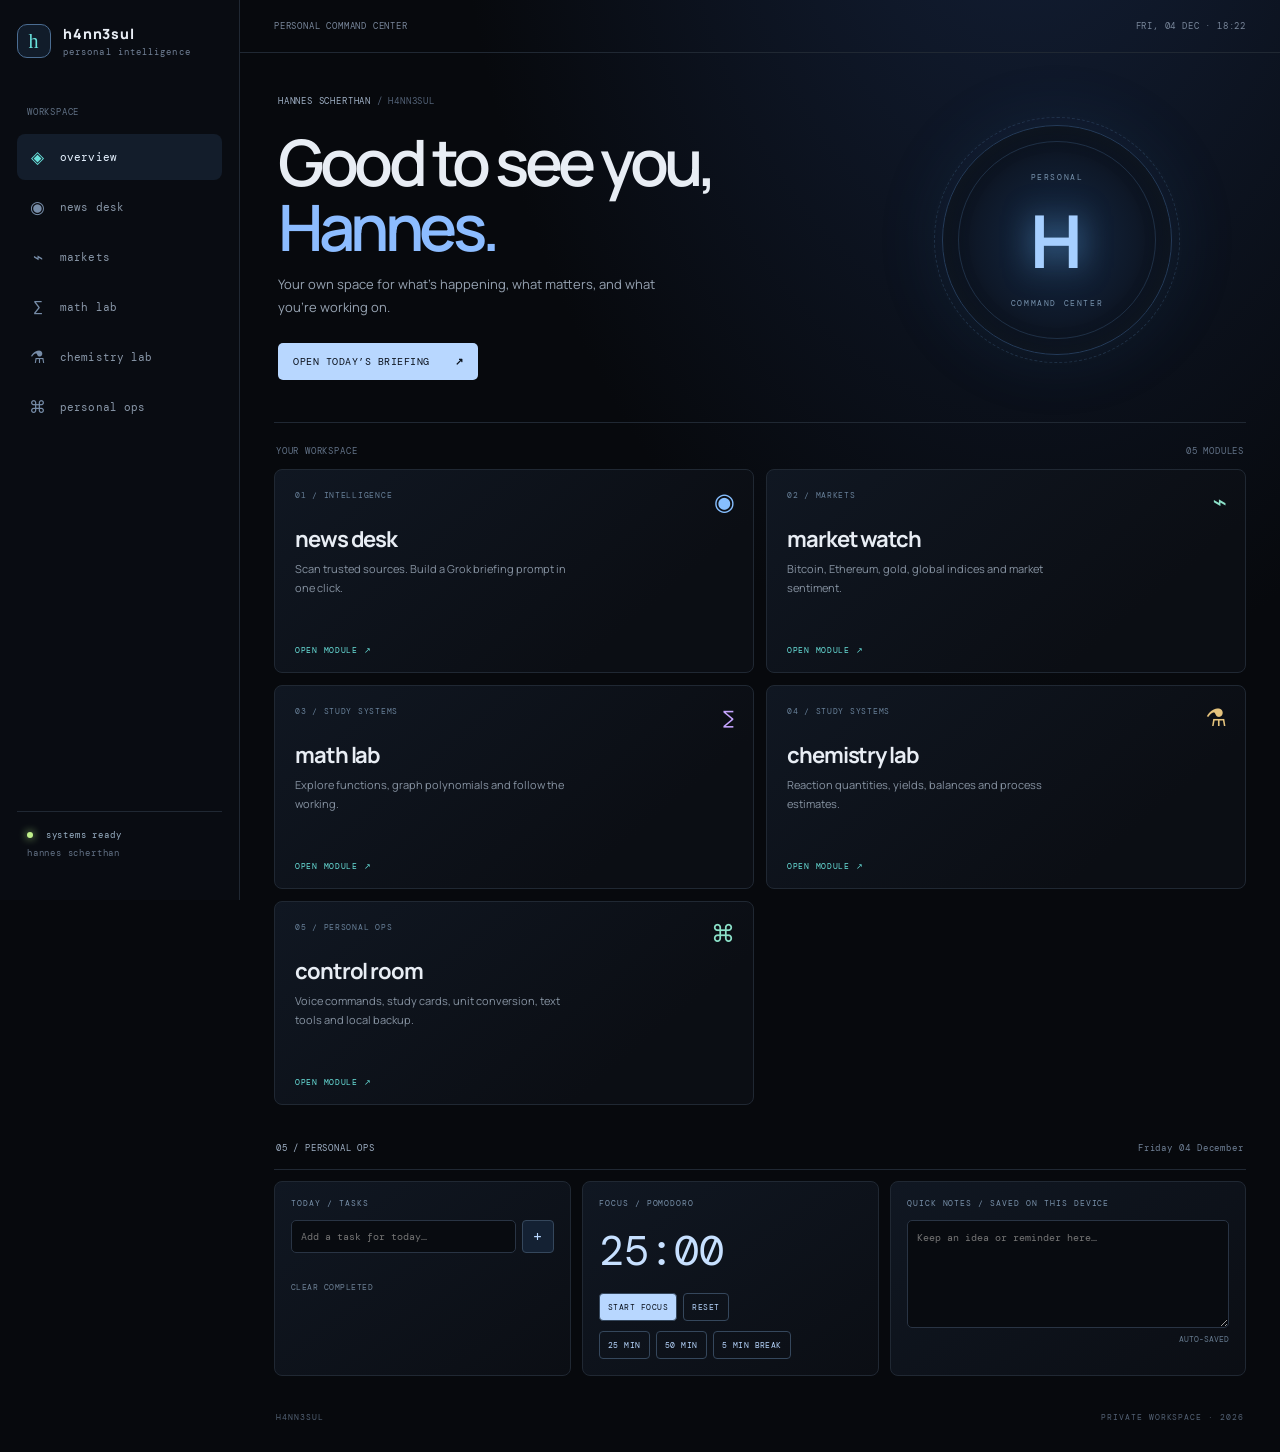
<file: index.html>
<!doctype html><html lang="en"><head><meta charset="utf-8"><meta name="viewport" content="width=device-width,initial-scale=1"><meta name="theme-color" content="#07090d"><title>h4nn3sul | command center</title><link rel="stylesheet" href="style.css"><style>.personal-tools{margin:22px 0 12px}.personal-head{display:flex;justify-content:space-between;border-bottom:1px solid #202833;padding:15px 2px;color:#708197;font:9px "DM Mono",monospace;letter-spacing:.1em}.ops-grid{display:grid;grid-template-columns:1fr 1fr 1.2fr;gap:11px;margin-top:11px}.ops-card{min-height:190px;padding:16px;background:linear-gradient(145deg,#101722,#0b0e14);border:1px solid #202833;border-radius:8px}.ops-label{font:8px "DM Mono",monospace;letter-spacing:.12em;color:#7890a9}#taskForm{display:flex;margin-top:12px;gap:6px}#taskInput,#quickNotes{width:100%;background:#080b10;border:1px solid #293444;border-radius:5px;color:#e8edf4;padding:9px;font:10px "DM Mono",monospace}#taskList{padding:0;list-style:none;margin:10px 0;max-height:110px;overflow:auto}#taskList li{display:flex;gap:7px;align-items:center;padding:5px 0;color:#b9c5d3;font-size:10px}#taskList li.done span{text-decoration:line-through;color:#647387}.ops-add,.ops-primary,.ops-secondary,.timer-presets button,.ops-link{font:8px "DM Mono",monospace;letter-spacing:.06em;border:1px solid #35475c;background:#142133;color:#b8d7ff;border-radius:4px;padding:8px;cursor:pointer}.ops-add{font-size:15px;padding:2px 10px}.ops-link{border:0;background:none;color:#6d8095;padding:4px 0}.timer{font:42px "DM Mono",monospace;color:#c7e0ff;margin:15px 0}.timer-controls,.timer-presets{display:flex;gap:6px}.ops-primary{background:#b8d7ff;color:#0a111c}.ops-secondary,.timer-presets button{background:transparent}.timer-presets{margin-top:10px}.notes-card{position:relative}#quickNotes{display:block;margin-top:12px;height:108px;resize:vertical;line-height:1.5}.save-status{display:block;text-align:right;color:#65798e;font:8px "DM Mono",monospace;margin-top:6px}@media(max-width:700px){.ops-grid{grid-template-columns:1fr}.ops-card{min-height:unset}}</style></head><body><div class="shell"><aside class="side"><a class="brand" href="index.html"><span class="sigil">h</span><span>h4nn3sul<small>personal intelligence</small></span></a><div class="navlabel">workspace</div><a class="nav active" href="index.html"><i>◈</i> overview</a><a class="nav" href="news.html"><i>◉</i> news desk</a><a class="nav" href="markets.html"><i>⌁</i> markets</a><a class="nav" href="math.html"><i>∑</i> math lab</a><a class="nav" href="chemistry.html"><i>⚗</i> chemistry lab</a><a class="nav" href="ops.html"><i>⌘</i> personal ops</a><div class="sidefoot"><span class="pulse"></span> systems ready<br><small>hannes scherthan</small></div></aside><main class="main"><header class="top"><span>personal command center</span><span id="clock">local time</span></header><div class="content"><section class="welcome"><div><div class="kicker">HANNES SCHERTHAN <span> / H4NN3SUL</span></div><h1>Good to see you,<br><em>Hannes.</em></h1><p>Your own space for what’s happening, what matters, and what you’re working on.</p><a class="button" href="news.html">open today’s briefing <b>↗</b></a></div><div class="orb"><div class="orb-in"><span>PERSONAL</span><strong>H</strong><span>COMMAND CENTER</span></div></div></section><div class="sectionbar"><span>YOUR WORKSPACE</span><span>05 MODULES</span></div><section class="modulegrid"><a class="module newsmod" href="news.html"><div class="module-icon">◉</div><div class="modtag">01 / INTELLIGENCE</div><h2>news desk</h2><p>Scan trusted sources. Build a Grok briefing prompt in one click.</p><span class="launch">OPEN MODULE ↗</span></a><a class="module marketmod" href="markets.html"><div class="module-icon">⌁</div><div class="modtag">02 / MARKETS</div><h2>market watch</h2><p>Bitcoin, Ethereum, gold, global indices and market sentiment.</p><span class="launch">OPEN MODULE ↗</span></a><a class="module mathmod" href="math.html"><div class="module-icon">∑</div><div class="modtag">03 / STUDY SYSTEMS</div><h2>math lab</h2><p>Explore functions, graph polynomials and follow the working.</p><span class="launch">OPEN MODULE ↗</span></a><a class="module chemmod" href="chemistry.html"><div class="module-icon">⚗</div><div class="modtag">04 / STUDY SYSTEMS</div><h2>chemistry lab</h2><p>Reaction quantities, yields, balances and process estimates.</p><span class="launch">OPEN MODULE ↗</span><a class="module opsmod" href="ops.html"><div class="module-icon">⌘</div><div class="modtag">05 / PERSONAL OPS</div><h2>control room</h2><p>Voice commands, study cards, unit conversion, text tools and local backup.</p><span class="launch">OPEN MODULE ↗</span></a></section><div class="personal-tools"><div class="personal-head"><span class="kicker">05 / PERSONAL OPS</span><span id="todayDate"></span></div><div class="ops-grid"><section class="ops-card"><div class="ops-label">TODAY / TASKS</div><form id="taskForm"><input id="taskInput" maxlength="100" placeholder="Add a task for today…" autocomplete="off"><button class="ops-add" aria-label="Add task">+</button></form><ul id="taskList"></ul><button id="clearDone" class="ops-link">CLEAR COMPLETED</button></section><section class="ops-card"><div class="ops-label">FOCUS / POMODORO</div><div class="timer" id="timer">25:00</div><div class="timer-controls"><button id="timerToggle" class="ops-primary">START FOCUS</button><button id="timerReset" class="ops-secondary">RESET</button></div><div class="timer-presets"><button data-min="25">25 MIN</button><button data-min="50">50 MIN</button><button data-min="5">5 MIN BREAK</button></div></section><section class="ops-card notes-card"><div class="ops-label">QUICK NOTES / SAVED ON THIS DEVICE</div><textarea id="quickNotes" placeholder="Keep an idea or reminder here…" maxlength="2000"></textarea><span id="noteSaved" class="save-status">AUTO-SAVED</span></section></div></div><footer>H4NN3SUL <span>PRIVATE WORKSPACE · 2026</span></footer></div></main></div><script>const d=new Date();document.getElementById('clock').textContent=d.toLocaleDateString('en-GB',{weekday:'short',day:'2-digit',month:'short'})+' · '+d.toLocaleTimeString('en-GB',{hour:'2-digit',minute:'2-digit'});const taskKey='h4nn3sul.tasks.v1',noteKey='h4nn3sul.notes.v1';document.querySelector('#todayDate').textContent=new Date().toLocaleDateString('en-GB',{weekday:'long',day:'2-digit',month:'long'});let tasks=JSON.parse(localStorage.getItem(taskKey)||'[]');function renderTasks(){let list=document.querySelector('#taskList');list.innerHTML='';tasks.forEach((t,i)=>{let li=document.createElement('li'),cb=document.createElement('input'),sp=document.createElement('span');cb.type='checkbox';cb.checked=t.done;cb.onchange=()=>{tasks[i].done=cb.checked;localStorage.setItem(taskKey,JSON.stringify(tasks));renderTasks()};sp.textContent=t.text;if(t.done)li.className='done';li.append(cb,sp);list.append(li)})}renderTasks();document.querySelector('#taskForm').onsubmit=e=>{e.preventDefault();let input=document.querySelector('#taskInput'),v=input.value.trim();if(v){tasks.push({text:v,done:false});localStorage.setItem(taskKey,JSON.stringify(tasks));input.value='';renderTasks()}};document.querySelector('#clearDone').onclick=()=>{tasks=tasks.filter(t=>!t.done);localStorage.setItem(taskKey,JSON.stringify(tasks));renderTasks()};let notes=document.querySelector('#quickNotes');notes.value=localStorage.getItem(noteKey)||'';notes.oninput=()=>{localStorage.setItem(noteKey,notes.value);document.querySelector('#noteSaved').textContent='SAVED '+new Date().toLocaleTimeString('en-GB',{hour:'2-digit',minute:'2-digit'})};let seconds=1500,timerId=null;function showTimer(){document.querySelector('#timer').textContent=String(Math.floor(seconds/60)).padStart(2,'0')+':'+String(seconds%60).padStart(2,'0')}document.querySelector('#timerToggle').onclick=()=>{if(timerId){clearInterval(timerId);timerId=null;document.querySelector('#timerToggle').textContent='RESUME FOCUS'}else{document.querySelector('#timerToggle').textContent='PAUSE';timerId=setInterval(()=>{seconds--;showTimer();if(seconds<=0){clearInterval(timerId);timerId=null;document.querySelector('#timerToggle').textContent='START AGAIN';document.querySelector('#timer').textContent='DONE';try{new AudioContext().resume()}catch{} }},1000)}};document.querySelector('#timerReset').onclick=()=>{clearInterval(timerId);timerId=null;seconds=1500;showTimer();document.querySelector('#timerToggle').textContent='START FOCUS'};document.querySelectorAll('[data-min]').forEach(b=>b.onclick=()=>{clearInterval(timerId);timerId=null;seconds=Number(b.dataset.min)*60;showTimer();document.querySelector('#timerToggle').textContent='START FOCUS'});</script></body></html>
</file>
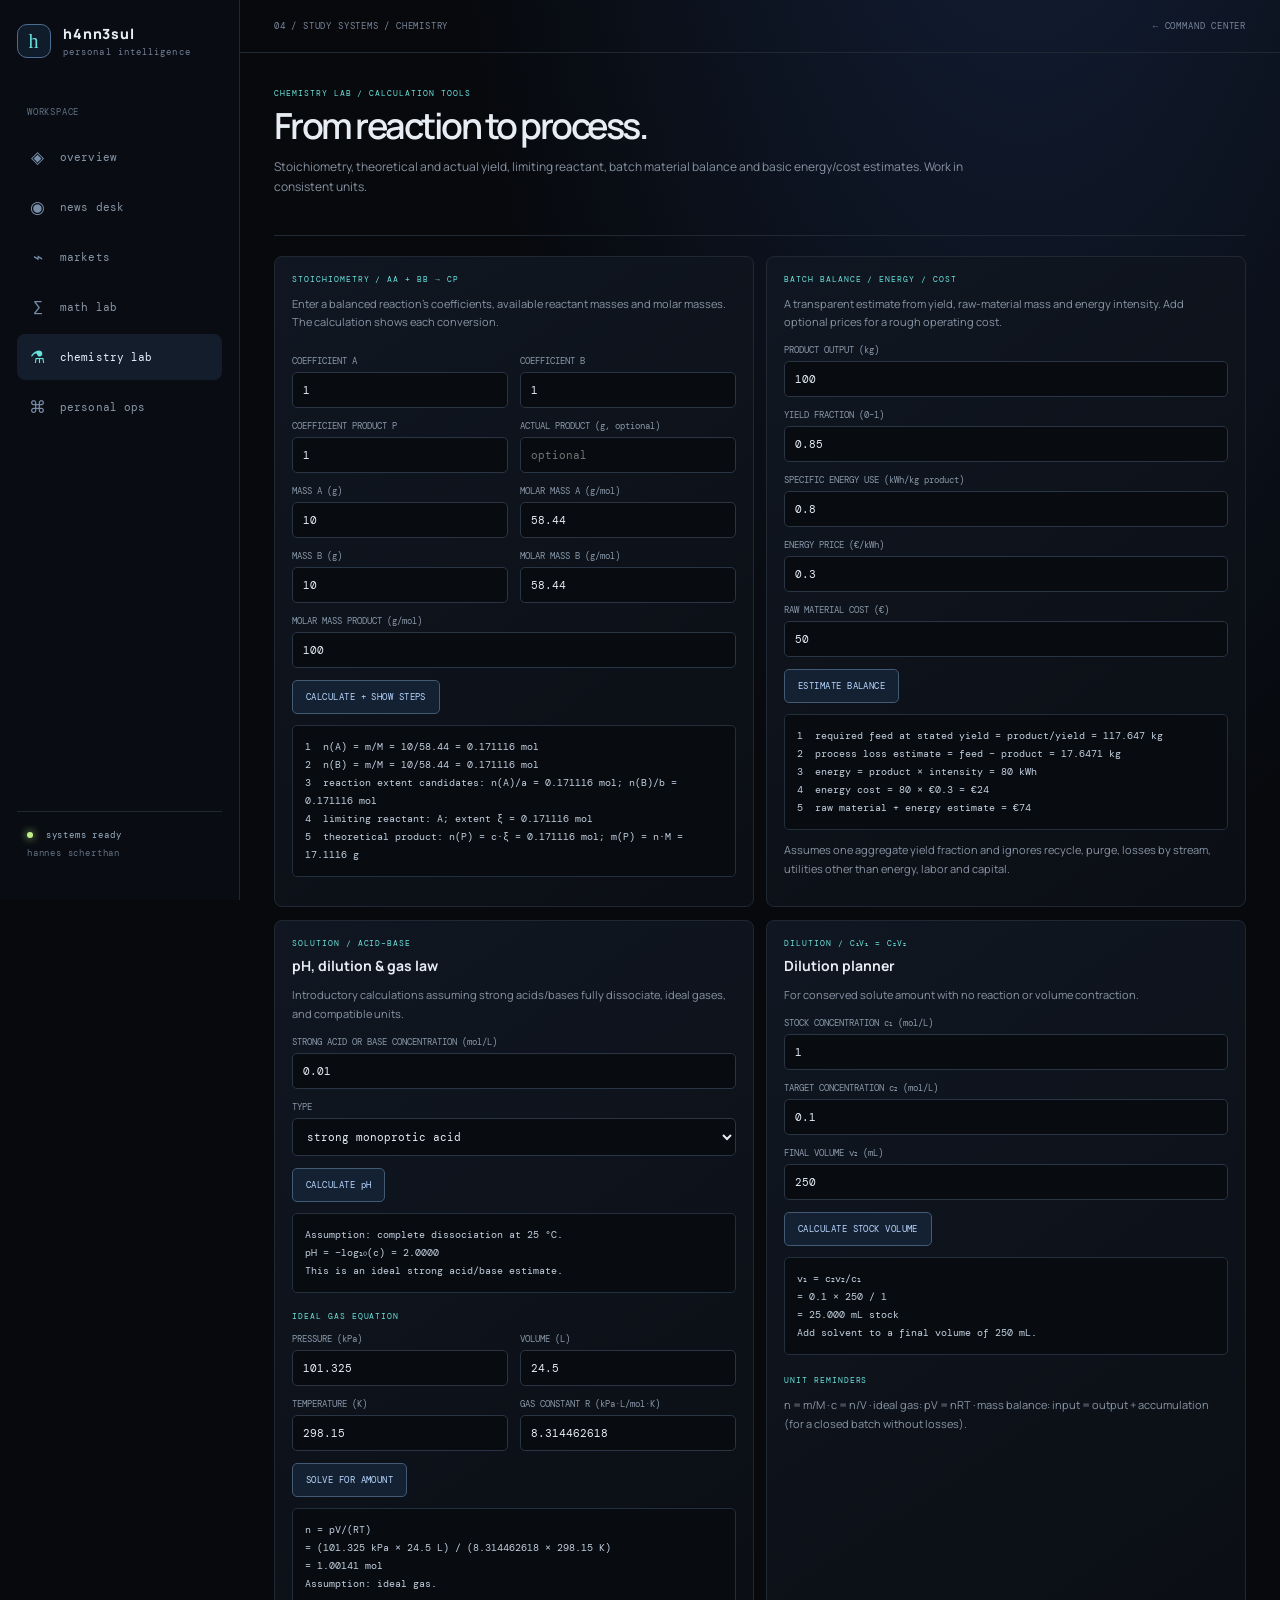
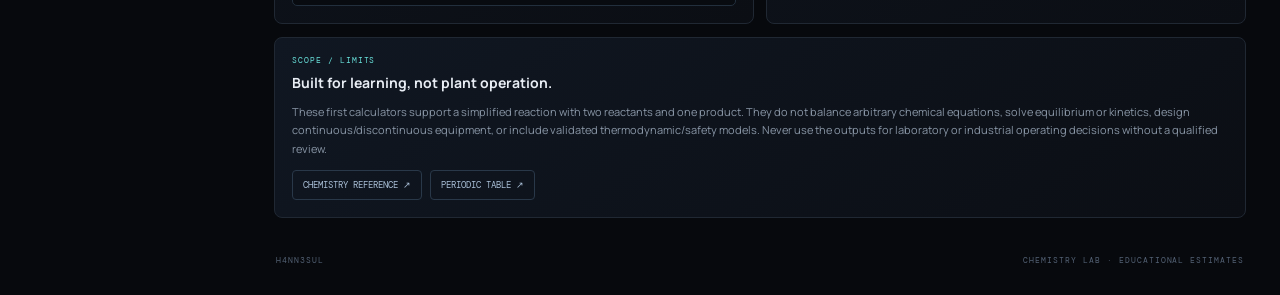
<file: chemistry.html>
<!doctype html><html lang="en"><head><meta charset="utf-8"><meta name="viewport" content="width=device-width,initial-scale=1"><title>chemistry lab | h4nn3sul</title><link rel="stylesheet" href="style.css"></head><body><div class="shell"><aside class="side"><a class="brand" href="index.html"><span class="sigil">h</span><span>h4nn3sul<small>personal intelligence</small></span></a><div class="navlabel">workspace</div><a class="nav" href="index.html"><i>◈</i> overview</a><a class="nav" href="news.html"><i>◉</i> news desk</a><a class="nav" href="markets.html"><i>⌁</i> markets</a><a class="nav" href="math.html"><i>∑</i> math lab</a><a class="nav active" href="chemistry.html"><i>⚗</i> chemistry lab</a><a class="nav" href="ops.html"><i>⌘</i> personal ops</a><div class="sidefoot"><span class="pulse"></span> systems ready<br><small>hannes scherthan</small></div></aside><main class="main"><header class="top"><span>04 / study systems / chemistry</span><a href="index.html">← command center</a></header><div class="content"><div class="pagehead"><div class="tag">CHEMISTRY LAB / CALCULATION TOOLS</div><h1>From reaction to process.</h1><p>Stoichiometry, theoretical and actual yield, limiting reactant, batch material balance and basic energy/cost estimates. Work in consistent units.</p></div><div class="row"><div class="panel"><div class="tag">STOICHIOMETRY / aA + bB → cP</div><p>Enter a balanced reaction’s coefficients, available reactant masses and molar masses. The calculation shows each conversion.</p><div class="row"><div><label class="label">COEFFICIENT A</label><input class="input" id="a" type="number" value="1" step="any"></div><div><label class="label">COEFFICIENT B</label><input class="input" id="b" type="number" value="1" step="any"></div></div><div class="row"><div><label class="label">COEFFICIENT PRODUCT P</label><input class="input" id="c" type="number" value="1" step="any"></div><div><label class="label">ACTUAL PRODUCT (g, optional)</label><input class="input" id="actual" type="number" placeholder="optional" step="any"></div></div><div class="row"><div><label class="label">MASS A (g)</label><input class="input" id="ma" type="number" value="10" step="any"></div><div><label class="label">MOLAR MASS A (g/mol)</label><input class="input" id="mma" type="number" value="58.44" step="any"></div></div><div class="row"><div><label class="label">MASS B (g)</label><input class="input" id="mb" type="number" value="10" step="any"></div><div><label class="label">MOLAR MASS B (g/mol)</label><input class="input" id="mmb" type="number" value="58.44" step="any"></div></div><label class="label">MOLAR MASS PRODUCT (g/mol)</label><input class="input" id="mmp" type="number" value="100" step="any"><br><button class="btn" id="stoich" style="margin-top:12px">CALCULATE + SHOW STEPS</button><div class="output" id="sto"></div></div><div class="panel"><div class="tag">BATCH BALANCE / ENERGY / COST</div><p>A transparent estimate from yield, raw-material mass and energy intensity. Add optional prices for a rough operating cost.</p><label class="label">PRODUCT OUTPUT (kg)</label><input class="input" id="prod" type="number" value="100" step="any"><label class="label">YIELD FRACTION (0–1)</label><input class="input" id="yield" type="number" value="0.85" step="any"><label class="label">SPECIFIC ENERGY USE (kWh/kg product)</label><input class="input" id="energy" type="number" value="0.8" step="any"><label class="label">ENERGY PRICE (€/kWh)</label><input class="input" id="ep" type="number" value="0.3" step="any"><label class="label">RAW MATERIAL COST (€)</label><input class="input" id="cost" type="number" value="50" step="any"><br><button class="btn" id="balance" style="margin-top:12px">ESTIMATE BALANCE</button><div class="output" id="bal"></div><p class="smallnote">Assumes one aggregate yield fraction and ignores recycle, purge, losses by stream, utilities other than energy, labor and capital.</p></div></div><div class="row"><div class="panel"><div class="tag">SOLUTION / ACID–BASE</div><h2 style="margin-top:8px">pH, dilution & gas law</h2><p>Introductory calculations assuming strong acids/bases fully dissociate, ideal gases, and compatible units.</p><label class="label">STRONG ACID OR BASE CONCENTRATION (mol/L)</label><input id="conc" class="input" type="number" value="0.01" step="any"><label class="label">TYPE</label><select id="acidType" class="input"><option value="acid">strong monoprotic acid</option><option value="base">strong monobasic base</option></select><button class="btn" id="phgo" style="margin-top:12px">CALCULATE pH</button><div class="output" id="phout"></div><div class="tag" style="margin-top:18px">IDEAL GAS EQUATION</div><div class="row"><div><label class="label">PRESSURE (kPa)</label><input id="pressure" class="input" type="number" value="101.325"></div><div><label class="label">VOLUME (L)</label><input id="volume" class="input" type="number" value="24.5"></div></div><div class="row"><div><label class="label">TEMPERATURE (K)</label><input id="temp" class="input" type="number" value="298.15"></div><div><label class="label">GAS CONSTANT R (kPa·L/mol·K)</label><input id="gasR" class="input" type="number" value="8.314462618"></div></div><button class="btn" id="gasgo" style="margin-top:12px">SOLVE FOR AMOUNT</button><div class="output" id="gasout"></div></div><div class="panel"><div class="tag">DILUTION / c₁v₁ = c₂v₂</div><h2 style="margin-top:8px">Dilution planner</h2><p>For conserved solute amount with no reaction or volume contraction.</p><label class="label">STOCK CONCENTRATION c₁ (mol/L)</label><input id="c1" class="input" type="number" value="1" step="any"><label class="label">TARGET CONCENTRATION c₂ (mol/L)</label><input id="c2" class="input" type="number" value="0.1" step="any"><label class="label">FINAL VOLUME v₂ (mL)</label><input id="v2" class="input" type="number" value="250" step="any"><button class="btn" id="dilute" style="margin-top:12px">CALCULATE STOCK VOLUME</button><div class="output" id="dilout"></div><div class="tag" style="margin-top:20px">UNIT REMINDERS</div><p>n = m/M · c = n/V · ideal gas: pV = nRT · mass balance: input = output + accumulation (for a closed batch without losses).</p></div></div><div class="panel"><div class="tag">SCOPE / LIMITS</div><h2 style="margin-top:8px">Built for learning, not plant operation.</h2><p>These first calculators support a simplified reaction with two reactants and one product. They do not balance arbitrary chemical equations, solve equilibrium or kinetics, design continuous/discontinuous equipment, or include validated thermodynamic/safety models. Never use the outputs for laboratory or industrial operating decisions without a qualified review.</p><div class="chips"><a class="chip" href="https://www.chemie.de/tools/" target="_blank" rel="noreferrer">CHEMISTRY REFERENCE ↗</a><a class="chip" href="https://www.periodensystem-online.de/" target="_blank" rel="noreferrer">PERIODIC TABLE ↗</a></div></div><footer>H4NN3SUL <span>CHEMISTRY LAB · EDUCATIONAL ESTIMATES</span></footer></div></main></div><script>const $=s=>document.querySelector(s),n=id=>Number($('#'+id).value),f=x=>Number(x.toPrecision(6)).toString();$('#stoich').onclick=()=>{let [a,b,c,ma,mma,mb,mmb,mmp]=['a','b','c','ma','mma','mb','mmb','mmp'].map(n);if([a,b,c,ma,mma,mb,mmb,mmp].some(x=>!Number.isFinite(x)||x<=0)){$('#sto').textContent='All coefficients, masses and molar masses must be positive.';return}let na=ma/mma,nb=mb/mmb,xa=na/a,xb=nb/b,extent=Math.min(xa,xb),lim=xa<=xb?'A':'B',np=extent*c,mp=np*mmp,actual=n('actual');$('#sto').textContent='1  n(A) = m/M = '+f(ma)+'/'+f(mma)+' = '+f(na)+' mol\n2  n(B) = m/M = '+f(mb)+'/'+f(mmb)+' = '+f(nb)+' mol\n3  reaction extent candidates: n(A)/a = '+f(xa)+' mol; n(B)/b = '+f(xb)+' mol\n4  limiting reactant: '+lim+'; extent ξ = '+f(extent)+' mol\n5  theoretical product: n(P) = c·ξ = '+f(np)+' mol; m(P) = n·M = '+f(mp)+' g'+(actual>0?'\n6  percent yield = actual/theoretical × 100 = '+f(100*actual/mp)+'%':'')};$('#balance').onclick=()=>{let p=n('prod'),y=n('yield'),e=n('energy'),ep=n('ep'),c=n('cost');if(![p,y,e,ep,c].every(Number.isFinite)||p<0||y<=0||y>1||e<0||ep<0||c<0){$('#bal').textContent='Use nonnegative values and a yield between 0 and 1.';return}let feed=p/y,kwh=p*e;$('#bal').textContent='1  required feed at stated yield = product/yield = '+f(feed)+' kg\n2  process loss estimate = feed − product = '+f(feed-p)+' kg\n3  energy = product × intensity = '+f(kwh)+' kWh\n4  energy cost = '+f(kwh)+' × €'+f(ep)+' = €'+f(kwh*ep)+'\n5  raw material + energy estimate = €'+f(c+kwh*ep)};$('#stoich').click();$('#balance').click();document.querySelector('#phgo').onclick=()=>{let c=Number(document.querySelector('#conc').value),t=document.querySelector('#acidType').value,o=document.querySelector('#phout');if(!(c>0)){o.textContent='Concentration must be above zero.';return}let p=t==='acid'?-Math.log10(c):14+Math.log10(c);o.textContent='Assumption: complete dissociation at 25 °C.\n'+(t==='acid'?'pH = −log₁₀(c) = ':'pOH = −log₁₀(c); pH = 14 − pOH = ')+p.toFixed(4)+'\nThis is an ideal strong acid/base estimate.'};document.querySelector('#gasgo').onclick=()=>{let p=Number(document.querySelector('#pressure').value),v=Number(document.querySelector('#volume').value),t=Number(document.querySelector('#temp').value),r=Number(document.querySelector('#gasR').value),o=document.querySelector('#gasout');if([p,v,t,r].some(x=>!(x>0))){o.textContent='All inputs must be positive.';return}let n=p*v/(r*t);o.textContent='n = pV/(RT)\n= ('+p+' kPa × '+v+' L) / ('+r+' × '+t+' K)\n= '+n.toFixed(5)+' mol\nAssumption: ideal gas.'};document.querySelector('#dilute').onclick=()=>{let c1=Number(document.querySelector('#c1').value),c2=Number(document.querySelector('#c2').value),v=Number(document.querySelector('#v2').value),o=document.querySelector('#dilout');if(!(c1>0&&c2>0&&v>0&&c2<=c1)){o.textContent='Use positive values and c₂ ≤ c₁.';return}let v1=c2*v/c1;o.textContent='v₁ = c₂v₂/c₁\n= '+c2+' × '+v+' / '+c1+'\n= '+v1.toFixed(3)+' mL stock\nAdd solvent to a final volume of '+v+' mL.'};document.querySelector('#phgo').click();document.querySelector('#gasgo').click();document.querySelector('#dilute').click();</script></body></html>
</file>
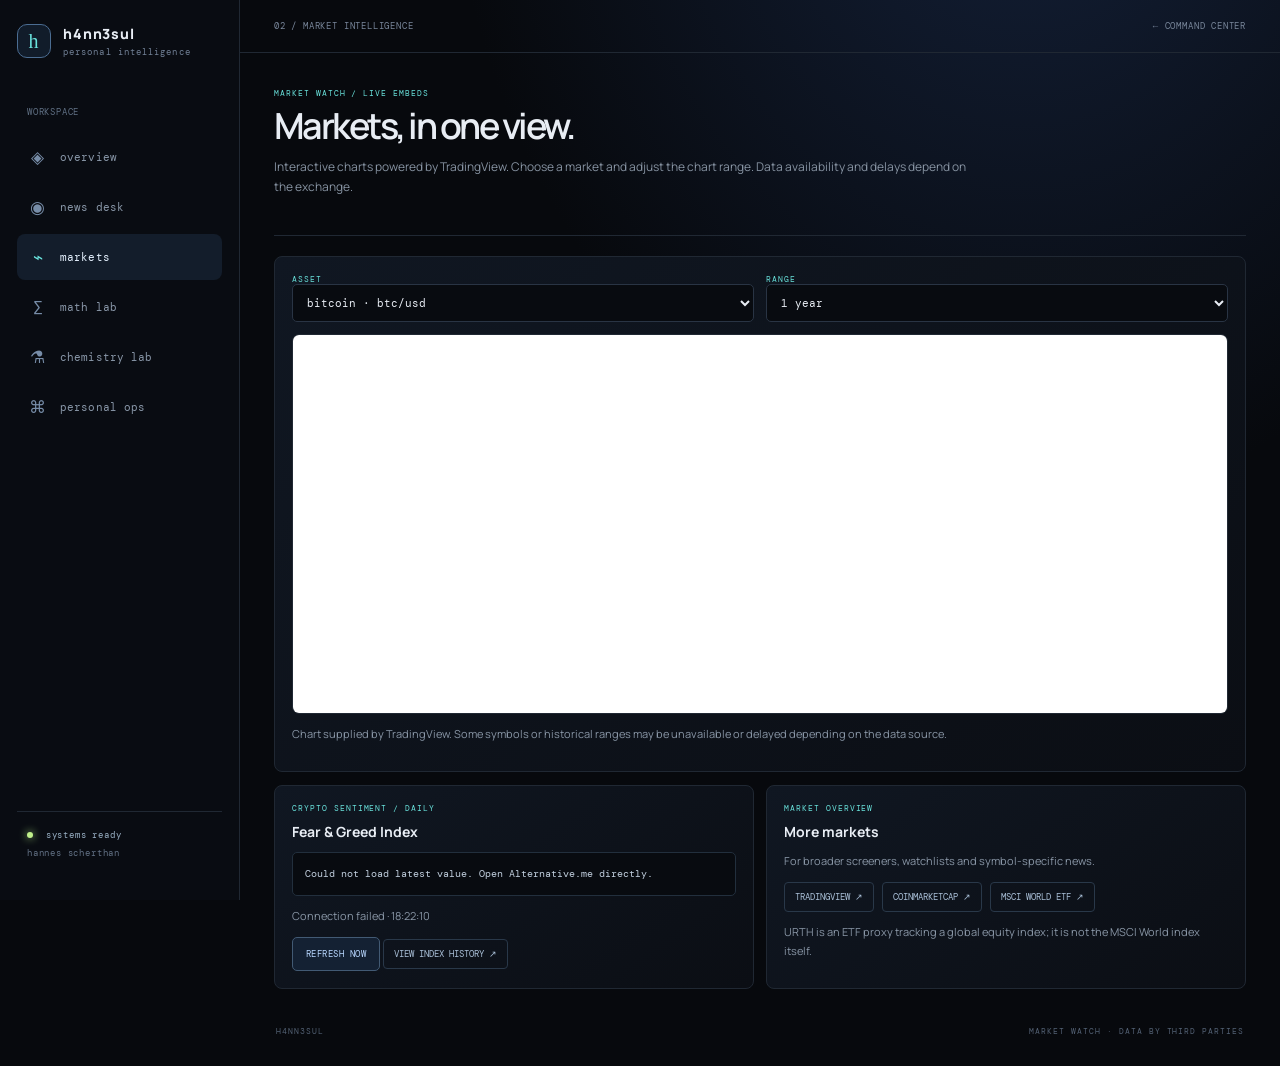
<file: markets.html>
<!doctype html><html lang="en"><head><meta charset="utf-8"><meta name="viewport" content="width=device-width,initial-scale=1"><title>market watch | h4nn3sul</title><link rel="stylesheet" href="style.css"></head><body><div class="shell"><aside class="side"><a class="brand" href="index.html"><span class="sigil">h</span><span>h4nn3sul<small>personal intelligence</small></span></a><div class="navlabel">workspace</div><a class="nav" href="index.html"><i>◈</i> overview</a><a class="nav" href="news.html"><i>◉</i> news desk</a><a class="nav active" href="markets.html"><i>⌁</i> markets</a><a class="nav" href="math.html"><i>∑</i> math lab</a><a class="nav" href="chemistry.html"><i>⚗</i> chemistry lab</a><a class="nav" href="ops.html"><i>⌘</i> personal ops</a><div class="sidefoot"><span class="pulse"></span> systems ready<br><small>hannes scherthan</small></div></aside><main class="main"><header class="top"><span>02 / market intelligence</span><a href="index.html">← command center</a></header><div class="content"><div class="pagehead"><div class="tag">MARKET WATCH / LIVE EMBEDS</div><h1>Markets, in one view.</h1><p>Interactive charts powered by TradingView. Choose a market and adjust the chart range. Data availability and delays depend on the exchange.</p></div><div class="panel"><div class="row"><div><div class="tag">ASSET</div><select id="asset" class="input"><option value="BITSTAMP:BTCUSD">bitcoin · btc/usd</option><option value="BITSTAMP:ETHUSD">ethereum · eth/usd</option><option value="CMCMARKETS:GOLD">gold</option><option value="CRYPTOCAP:TOTAL">total crypto market cap</option><option value="FOREXCOM:SPXUSD">s&amp;p 500</option><option value="FOREXCOM:DJI">dow jones</option><option value="INDEX:DEU40">dax</option><option value="AMEX:URTH">msci world proxy · urth etf</option></select></div><div><div class="tag">RANGE</div><select id="range" class="input"><option value="1D">1 day</option><option value="5D">1 week</option><option value="1M">1 month</option><option value="12M" selected>1 year</option><option value="60M">5 years</option><option value="ALL">maximum available</option></select></div></div><div class="chartbox" style="margin-top:12px"><iframe id="chart" title="TradingView price chart" loading="lazy" allow="fullscreen" referrerpolicy="no-referrer"></iframe></div><p class="smallnote">Chart supplied by TradingView. Some symbols or historical ranges may be unavailable or delayed depending on the data source.</p></div><div class="row"><div class="panel"><div class="tag">CRYPTO SENTIMENT / DAILY</div><h2 style="margin-top:9px">Fear &amp; Greed Index</h2><div id="fear" class="output">Loading sentiment data…</div><p id="fearChecked" class="smallnote">Connecting to Alternative.me…</p><button class="btn" id="refreshFear">REFRESH NOW</button> <a class="chip" href="https://alternative.me/crypto/fear-and-greed-index/" target="_blank" rel="noreferrer">VIEW INDEX HISTORY ↗</a></div><div class="panel"><div class="tag">MARKET OVERVIEW</div><h2 style="margin-top:9px">More markets</h2><p>For broader screeners, watchlists and symbol-specific news.</p><div class="chips"><a class="chip" href="https://www.tradingview.com/markets/" target="_blank" rel="noreferrer">TRADINGVIEW ↗</a><a class="chip" href="https://coinmarketcap.com/" target="_blank" rel="noreferrer">COINMARKETCAP ↗</a><a class="chip" href="https://www.justetf.com/en/etf-profile.html?isin=IE00B6R52259" target="_blank" rel="noreferrer">MSCI WORLD ETF ↗</a></div><p class="smallnote">URTH is an ETF proxy tracking a global equity index; it is not the MSCI World index itself.</p></div></div><footer>H4NN3SUL <span>MARKET WATCH · DATA BY THIRD PARTIES</span></footer></div></main></div><script>const chart=document.querySelector('#chart');function draw(){let s=document.querySelector('#asset').value,r=document.querySelector('#range').value;chart.src='https://www.tradingview.com/widgetembed/?symbol='+encodeURIComponent(s)+'&interval=D&range='+r+'&hidesidetoolbar=1&symboledit=1&saveimage=0&toolbarbg=%23090c12&theme=dark&style=3&timezone=Europe%2FBerlin&withdateranges=1&hideideas=1&locale=en'}document.querySelectorAll('#asset,#range').forEach(x=>x.onchange=draw);draw();async function refreshFear(){let box=document.querySelector('#fear'),stamp=document.querySelector('#fearChecked');box.textContent='Checking latest daily value…';try{let r=await fetch('https://api.alternative.me/fng/?limit=1&_='+Date.now(),{cache:'no-store'});if(!r.ok)throw Error();let j=await r.json(),x=j.data[0],date=new Date(Number(x.timestamp)*1000);box.textContent=x.value+' / 100 · '+x.value_classification+'\nsource data date: '+date.toLocaleString('en-GB');stamp.textContent='Last checked: '+new Date().toLocaleTimeString('en-GB')+' · source: Alternative.me'}catch{box.textContent='Could not load latest value. Open Alternative.me directly.';stamp.textContent='Connection failed · '+new Date().toLocaleTimeString('en-GB')}}document.querySelector('#refreshFear').onclick=refreshFear;refreshFear();setInterval(refreshFear,600000);</script></body></html>
</file>
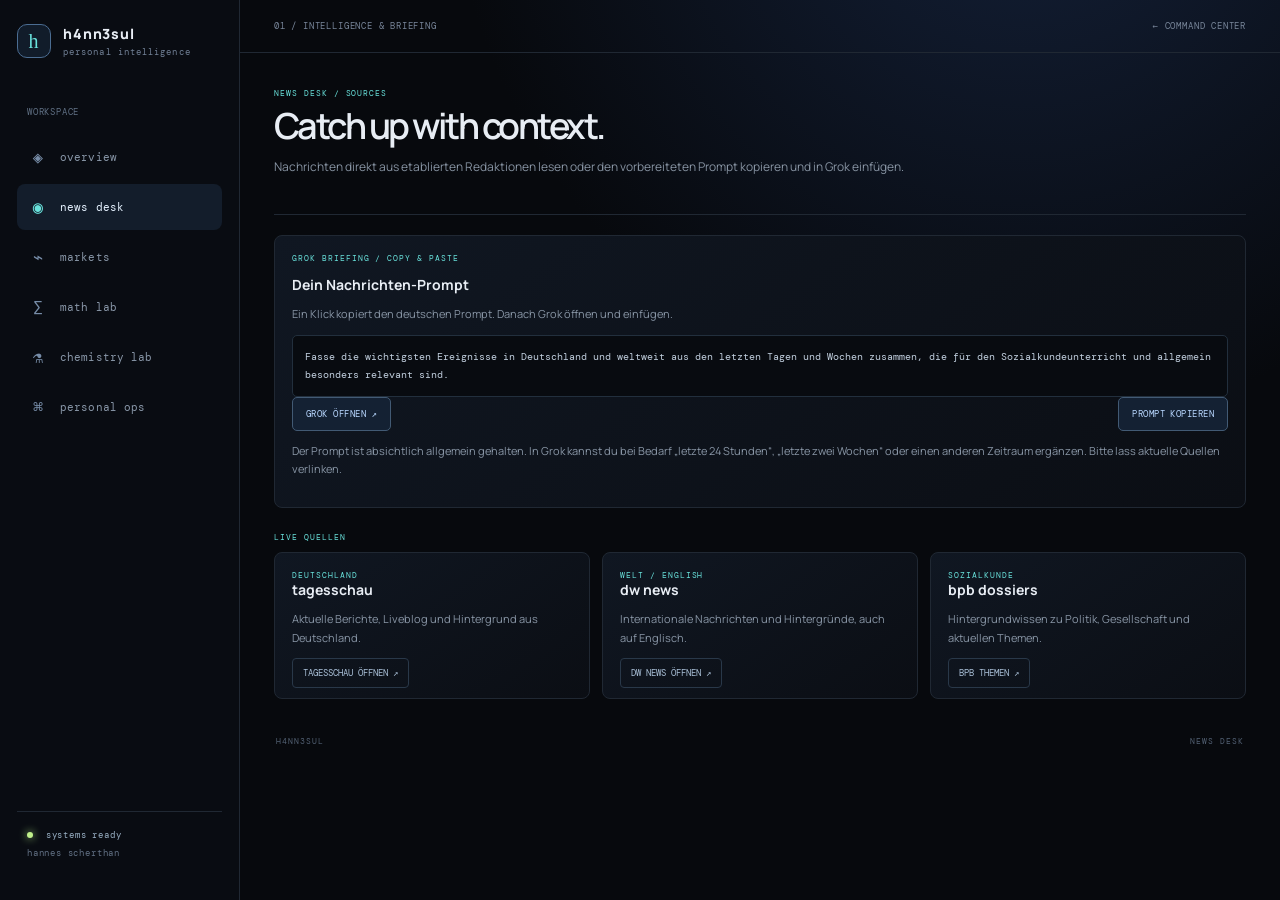
<file: news.html>
<!doctype html><html lang="de"><head><meta charset="utf-8"><meta name="viewport" content="width=device-width,initial-scale=1"><title>news desk | h4nn3sul</title><link rel="stylesheet" href="style.css"></head><body><div class="shell"><aside class="side"><a class="brand" href="index.html"><span class="sigil">h</span><span>h4nn3sul<small>personal intelligence</small></span></a><div class="navlabel">workspace</div><a class="nav" href="index.html"><i>◈</i> overview</a><a class="nav active" href="news.html"><i>◉</i> news desk</a><a class="nav" href="markets.html"><i>⌁</i> markets</a><a class="nav" href="math.html"><i>∑</i> math lab</a><a class="nav" href="chemistry.html"><i>⚗</i> chemistry lab</a><a class="nav" href="ops.html"><i>⌘</i> personal ops</a><div class="sidefoot"><span class="pulse"></span> systems ready<br><small>hannes scherthan</small></div></aside><main class="main"><header class="top"><span>01 / intelligence & briefing</span><a href="index.html">← command center</a></header><div class="content"><div class="pagehead"><div class="tag">NEWS DESK / SOURCES</div><h1>Catch up with context.</h1><p>Nachrichten direkt aus etablierten Redaktionen lesen oder den vorbereiteten Prompt kopieren und in Grok einfügen.</p></div><div class="panel"><div class="tag">GROK BRIEFING / COPY & PASTE</div><h2 style="margin-top:12px">Dein Nachrichten-Prompt</h2><p>Ein Klick kopiert den deutschen Prompt. Danach Grok öffnen und einfügen.</p><div class="output" id="prompt">Fasse die wichtigsten Ereignisse in Deutschland und weltweit aus den letzten Tagen und Wochen zusammen, die für den Sozialkundeunterricht und allgemein besonders relevant sind.</div><button class="btn copy" id="copy">PROMPT KOPIEREN</button><a class="btn" href="https://grok.com/" target="_blank" rel="noreferrer">GROK ÖFFNEN ↗</a><p class="smallnote">Der Prompt ist absichtlich allgemein gehalten. In Grok kannst du bei Bedarf „letzte 24 Stunden“, „letzte zwei Wochen“ oder einen anderen Zeitraum ergänzen. Bitte lass aktuelle Quellen verlinken.</p></div><div class="tag" style="margin:24px 0 10px">LIVE QUELLEN</div><div class="grid3"><article class="panel"><div class="tag">DEUTSCHLAND</div><h3>tagesschau</h3><p>Aktuelle Berichte, Liveblog und Hintergrund aus Deutschland.</p><a class="chip" href="https://www.tagesschau.de/" target="_blank" rel="noreferrer">TAGESSCHAU ÖFFNEN ↗</a></article><article class="panel"><div class="tag">WELT / ENGLISH</div><h3>dw news</h3><p>Internationale Nachrichten und Hintergründe, auch auf Englisch.</p><a class="chip" href="https://www.dw.com/en/top-stories/s-9097" target="_blank" rel="noreferrer">DW NEWS ÖFFNEN ↗</a></article><article class="panel"><div class="tag">SOZIALKUNDE</div><h3>bpb dossiers</h3><p>Hintergrundwissen zu Politik, Gesellschaft und aktuellen Themen.</p><a class="chip" href="https://www.bpb.de/themen/" target="_blank" rel="noreferrer">BPB THEMEN ↗</a></article></div><footer>H4NN3SUL <span>NEWS DESK</span></footer></div></main></div><script>document.querySelector('#copy').onclick=async()=>{let b=document.querySelector('#copy');try{await navigator.clipboard.writeText(document.querySelector('#prompt').textContent);b.textContent='KOPIERT ✓';setTimeout(()=>b.textContent='PROMPT KOPIEREN',1500)}catch{b.textContent='BITTE TEXT MARKIEREN'}}</script></body></html>
</file>
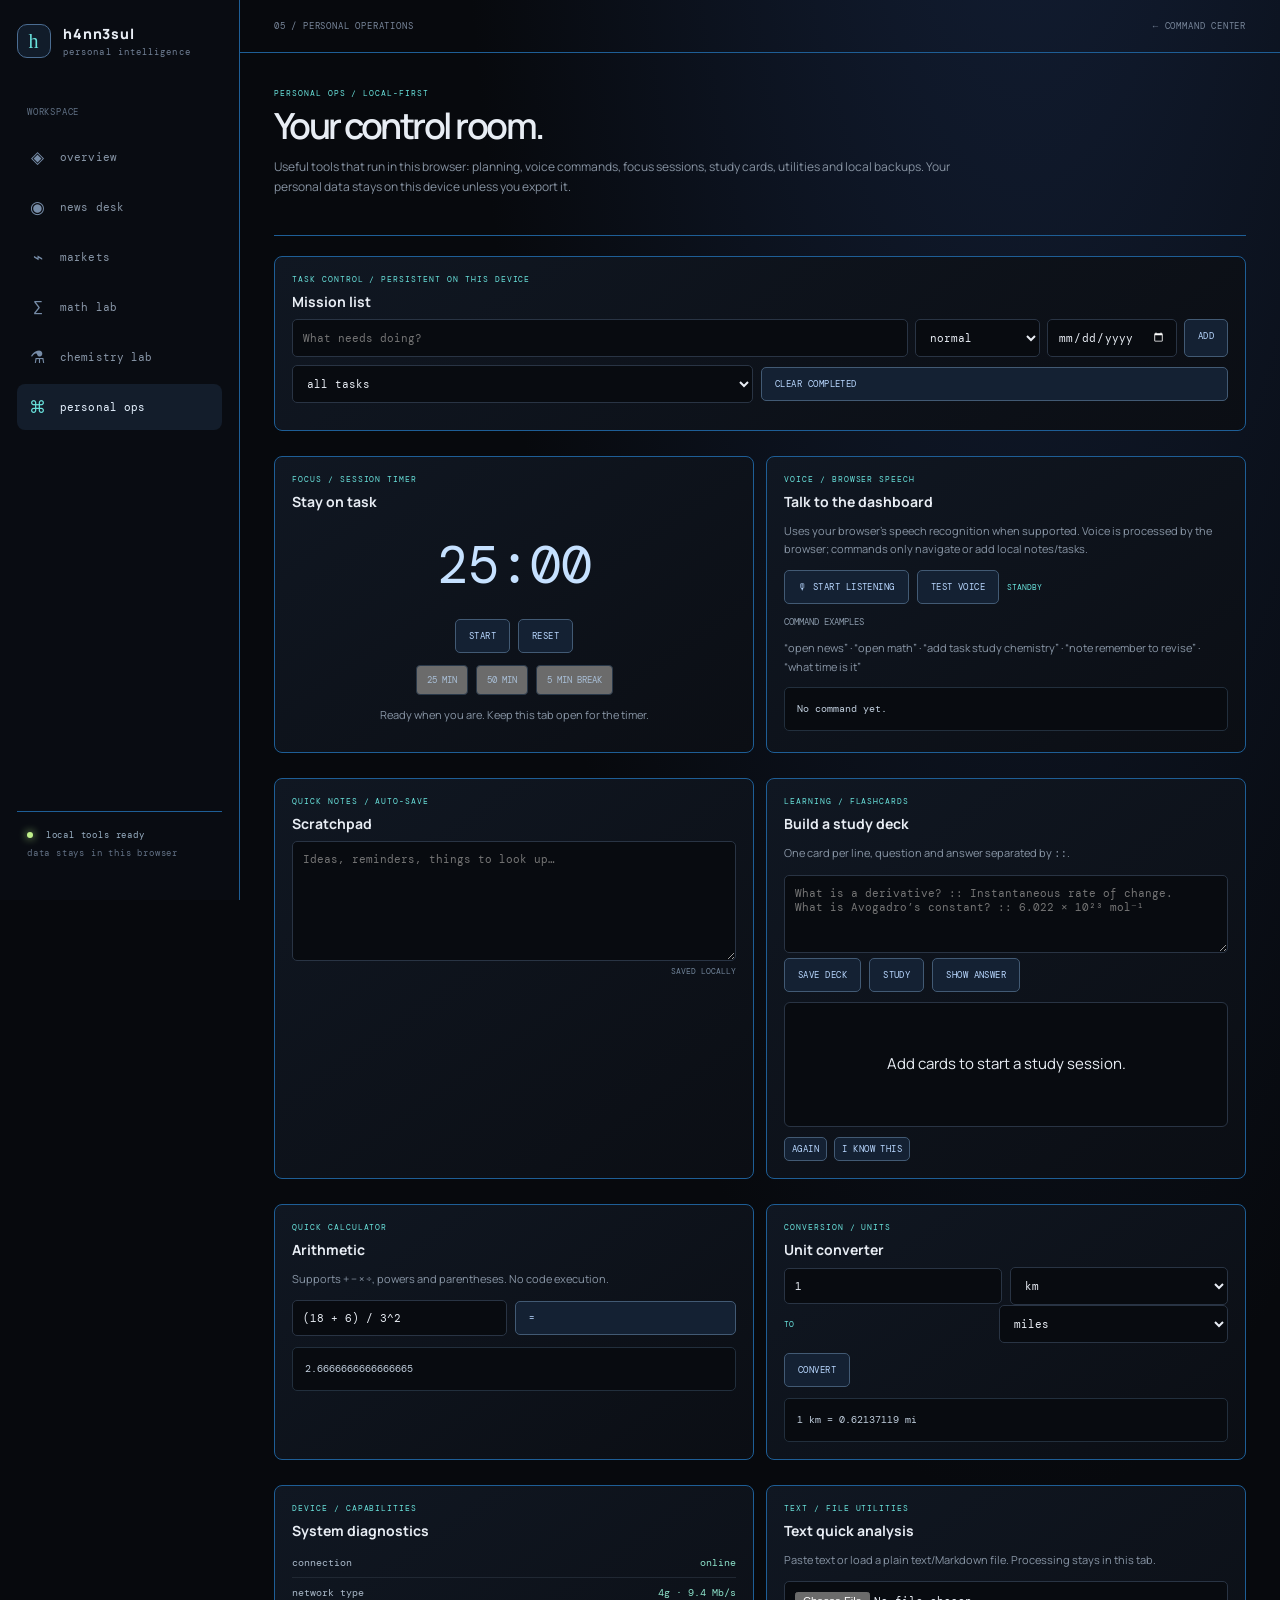
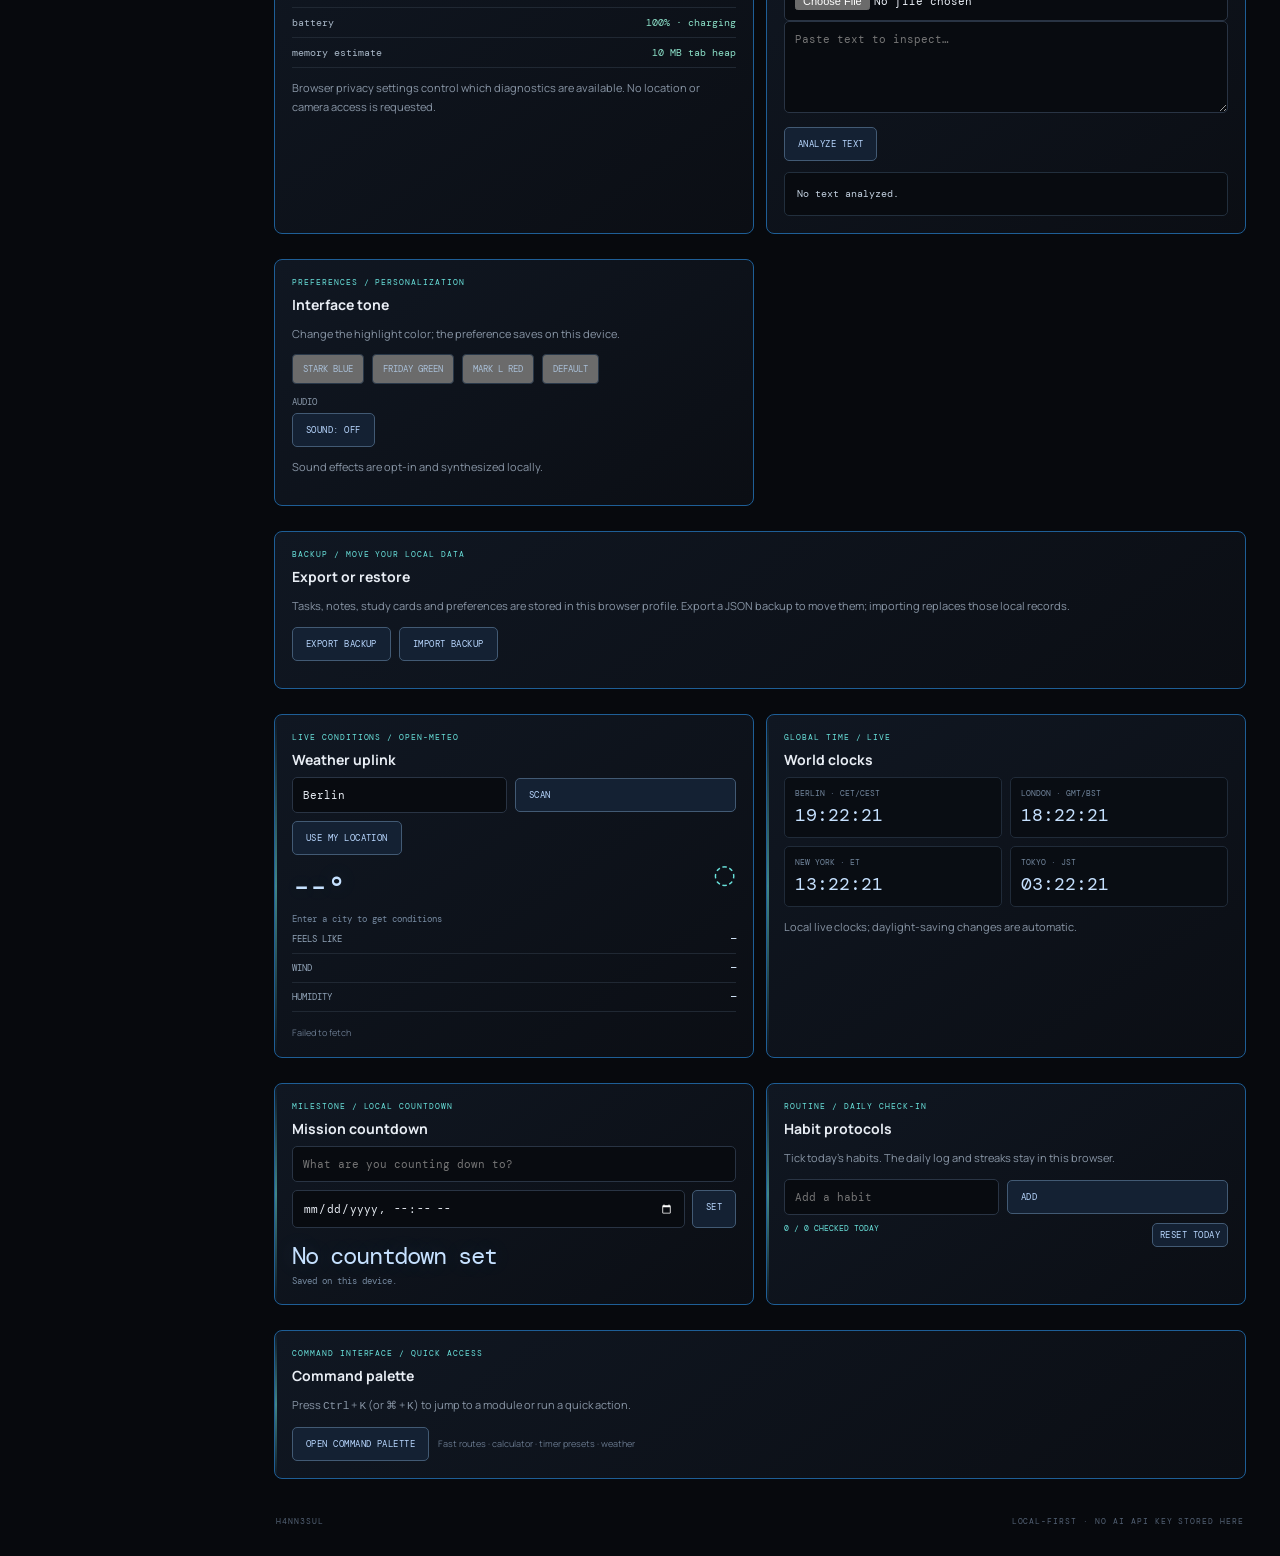
<file: ops.html>
<!doctype html><html lang="en"><head><meta charset="utf-8"><meta name="viewport" content="width=device-width,initial-scale=1"><meta name="theme-color" content="#07090d"><title>personal ops | h4nn3sul</title><link rel="stylesheet" href="style.css"><style>
.opsgrid{display:grid;grid-template-columns:repeat(2,minmax(0,1fr));gap:12px}.opsgrid .wide{grid-column:1/-1}.taskrow{display:grid;grid-template-columns:1fr 125px 130px auto;gap:7px}.tasklist{list-style:none;padding:0;margin:10px 0}.taskitem{display:grid;grid-template-columns:auto 1fr auto auto;gap:9px;align-items:center;padding:9px 0;border-bottom:1px solid #1d2834;font-size:11px}.taskitem.done span{text-decoration:line-through;color:#667689}.priority{font:8px 'DM Mono',monospace;color:#b9d1ea}.taskactions{display:flex;gap:4px}.mini{padding:5px 7px}.timerbig{font:52px 'DM Mono',monospace;color:#c6e1ff;text-align:center;margin:20px}.ctrls{display:flex;justify-content:center;gap:8px;flex-wrap:wrap}.savehint{font:8px 'DM Mono',monospace;color:#6f8297;text-align:right}.voicebox{display:flex;gap:8px;align-items:center;flex-wrap:wrap}.systemline{display:flex;justify-content:space-between;border-bottom:1px solid #202833;padding:8px 0;font:10px 'DM Mono',monospace;color:#a9b8c8}.sysval{color:#8ce1c9}.flashcard{min-height:125px;display:grid;place-items:center;text-align:center;background:#080b10;border:1px solid #293444;border-radius:6px;padding:18px;font-size:15px;line-height:1.6;margin:10px 0}.flash-actions{display:flex;gap:7px;flex-wrap:wrap}.output textarea{width:100%;min-height:100px;background:transparent;border:0;color:inherit;font:inherit;resize:vertical}.kv{display:flex;gap:8px;align-items:center}.kv>*{flex:1}.meter{height:4px;background:#202833;margin:8px 0;border-radius:4px}.meter i{display:block;height:100%;background:var(--cyan);border-radius:4px;width:0}.modepill{font:8px 'DM Mono',monospace;color:var(--cyan)}@media(max-width:700px){.opsgrid{grid-template-columns:1fr}.opsgrid .wide{grid-column:auto}.taskrow{grid-template-columns:1fr 1fr}.taskrow input:first-child{grid-column:1/-1}.taskitem{grid-template-columns:auto 1fr auto}.taskactions{grid-column:2/-1;justify-content:flex-end}}
</style><link rel="stylesheet" href="ops-extra.css"></head><body><div class="shell"><aside class="side"><a class="brand" href="index.html"><span class="sigil">h</span><span>h4nn3sul<small>personal intelligence</small></span></a><div class="navlabel">workspace</div><a class="nav" href="index.html"><i>◈</i> overview</a><a class="nav" href="news.html"><i>◉</i> news desk</a><a class="nav" href="markets.html"><i>⌁</i> markets</a><a class="nav" href="math.html"><i>∑</i> math lab</a><a class="nav" href="chemistry.html"><i>⚗</i> chemistry lab</a><a class="nav active" href="ops.html"><i>⌘</i> personal ops</a><div class="sidefoot"><span class="pulse"></span> local tools ready<br><small>data stays in this browser</small></div></aside><main class="main"><header class="top"><span>05 / personal operations</span><a href="index.html">← command center</a></header><div class="content"><div class="pagehead"><div class="tag">PERSONAL OPS / LOCAL-FIRST</div><h1>Your control room.</h1><p>Useful tools that run in this browser: planning, voice commands, focus sessions, study cards, utilities and local backups. Your personal data stays on this device unless you export it.</p></div>
<div class="opsgrid">
<section class="panel wide"><div class="tag">TASK CONTROL / PERSISTENT ON THIS DEVICE</div><h2 style="margin-top:8px">Mission list</h2><div class="taskrow"><input id="newTask" class="input" maxlength="140" placeholder="What needs doing?"><select id="taskPrio" class="input"><option value="normal">normal</option><option value="high">high priority</option><option value="low">low priority</option></select><input id="taskDue" class="input" type="date" aria-label="Due date"><button id="addTask" class="btn">ADD</button></div><div class="kv"><select id="taskFilter" class="input" style="margin-top:8px"><option value="all">all tasks</option><option value="open">open</option><option value="done">completed</option></select><button id="clearTasks" class="btn" style="margin-top:8px">CLEAR COMPLETED</button></div><ul id="tasks" class="tasklist"></ul></section>
<section class="panel"><div class="tag">FOCUS / SESSION TIMER</div><h2 style="margin-top:8px">Stay on task</h2><div id="timer" class="timerbig">25:00</div><div class="ctrls"><button id="startTimer" class="btn">START</button><button id="resetTimer" class="btn">RESET</button></div><div class="chips" style="justify-content:center;margin-top:12px"><button class="chip preset" data-min="25">25 MIN</button><button class="chip preset" data-min="50">50 MIN</button><button class="chip preset" data-min="5">5 MIN BREAK</button></div><p id="timerState" class="smallnote" style="text-align:center">Ready when you are. Keep this tab open for the timer.</p></section>
<section class="panel"><div class="tag">VOICE / BROWSER SPEECH</div><h2 style="margin-top:8px">Talk to the dashboard</h2><p>Uses your browser’s speech recognition when supported. Voice is processed by the browser; commands only navigate or add local notes/tasks.</p><div class="voicebox"><button id="listen" class="btn">🎙 START LISTENING</button><button id="sayHello" class="btn">TEST VOICE</button><span id="voiceStatus" class="modepill">STANDBY</span></div><label class="label">COMMAND EXAMPLES</label><p class="smallnote">“open news” · “open math” · “add task study chemistry” · “note remember to revise” · “what time is it”</p><div id="heard" class="output">No command yet.</div></section>
<section class="panel"><div class="tag">QUICK NOTES / AUTO-SAVE</div><h2 style="margin-top:8px">Scratchpad</h2><textarea id="notes" class="input" maxlength="5000" rows="7" placeholder="Ideas, reminders, things to look up…"></textarea><div id="notesStatus" class="savehint">SAVED LOCALLY</div></section>
<section class="panel"><div class="tag">LEARNING / FLASHCARDS</div><h2 style="margin-top:8px">Build a study deck</h2><p>One card per line, question and answer separated by <code>::</code>.</p><textarea id="deckInput" class="input" rows="4" placeholder="What is a derivative? :: Instantaneous rate of change.&#10;What is Avogadro’s constant? :: 6.022 × 10²³ mol⁻¹"></textarea><div class="ctrls" style="justify-content:flex-start"><button id="saveDeck" class="btn">SAVE DECK</button><button id="studyDeck" class="btn">STUDY</button><button id="flipCard" class="btn">SHOW ANSWER</button></div><div id="flashcard" class="flashcard">Add cards to start a study session.</div><div class="flash-actions"><button id="again" class="btn mini">AGAIN</button><button id="known" class="btn mini">I KNOW THIS</button><span id="cardCount" class="modepill"></span></div></section>
<section class="panel"><div class="tag">QUICK CALCULATOR</div><h2 style="margin-top:8px">Arithmetic</h2><p>Supports + − × ÷, powers and parentheses. No code execution.</p><div class="kv"><input id="calcInput" class="input" value="(18 + 6) / 3^2"><button id="calcGo" class="btn">=</button></div><div id="calcResult" class="output">8/3</div></section>
<section class="panel"><div class="tag">CONVERSION / UNITS</div><h2 style="margin-top:8px">Unit converter</h2><div class="kv"><input id="unitValue" class="input" type="number" value="1" step="any"><select id="unitFrom" class="input"><option value="km">km</option><option value="mi">miles</option><option value="m">meters</option><option value="cm">centimeters</option><option value="kg">kg</option><option value="lb">pounds</option><option value="c">°C</option><option value="f">°F</option><option value="l">liters</option><option value="gal">US gallons</option></select></div><div class="kv"><span class="modepill">TO</span><select id="unitTo" class="input"><option value="mi">miles</option><option value="km">km</option><option value="m">meters</option><option value="cm">centimeters</option><option value="kg">kg</option><option value="lb">pounds</option><option value="c">°C</option><option value="f">°F</option><option value="l">liters</option><option value="gal">US gallons</option></select></div><button id="convert" class="btn" style="margin-top:10px">CONVERT</button><div id="conversion" class="output"></div></section>
<section class="panel"><div class="tag">DEVICE / CAPABILITIES</div><h2 style="margin-top:8px">System diagnostics</h2><div class="systemline"><span>connection</span><span id="online" class="sysval">checking</span></div><div class="systemline"><span>network type</span><span id="network" class="sysval">—</span></div><div class="systemline"><span>battery</span><span id="battery" class="sysval">not exposed by browser</span></div><div class="systemline"><span>memory estimate</span><span id="memory" class="sysval">not exposed by browser</span></div><p class="smallnote">Browser privacy settings control which diagnostics are available. No location or camera access is requested.</p></section>
<section class="panel"><div class="tag">TEXT / FILE UTILITIES</div><h2 style="margin-top:8px">Text quick analysis</h2><p>Paste text or load a plain text/Markdown file. Processing stays in this tab.</p><input id="textFile" class="input" type="file" accept=".txt,.md,.csv,text/plain,text/markdown"><textarea id="textBody" class="input" rows="5" placeholder="Paste text to inspect…"></textarea><button id="analyzeText" class="btn" style="margin-top:9px">ANALYZE TEXT</button><div id="textStats" class="output">No text analyzed.</div></section>
<section class="panel"><div class="tag">PREFERENCES / PERSONALIZATION</div><h2 style="margin-top:8px">Interface tone</h2><p>Change the highlight color; the preference saves on this device.</p><div class="chips"><button class="chip theme" data-theme="blue">STARK BLUE</button><button class="chip theme" data-theme="green">FRIDAY GREEN</button><button class="chip theme" data-theme="red">MARK L RED</button><button class="chip theme" data-theme="restore">DEFAULT</button></div><label class="label">AUDIO</label><button id="audioToggle" class="btn">SOUND: OFF</button><p class="smallnote">Sound effects are opt-in and synthesized locally.</p></section>
<section class="panel wide"><div class="tag">BACKUP / MOVE YOUR LOCAL DATA</div><h2 style="margin-top:8px">Export or restore</h2><p>Tasks, notes, study cards and preferences are stored in this browser profile. Export a JSON backup to move them; importing replaces those local records.</p><div class="chips"><button id="exportData" class="btn">EXPORT BACKUP</button><label class="btn" for="importData">IMPORT BACKUP</label><input id="importData" type="file" accept="application/json" hidden></div><div id="backupStatus" class="smallnote" style="margin-top:10px"></div></section>
</div><footer>H4NN3SUL <span>LOCAL-FIRST · NO AI API KEY STORED HERE</span></footer></div></main></div>
<script>
(()=>{'use strict';const $=s=>document.querySelector(s),KEY='h4nn3sul.ops.v2';let data;try{data=JSON.parse(localStorage.getItem(KEY)||'{}')}catch{data={}}data.tasks=Array.isArray(data.tasks)?data.tasks:[];data.notes=typeof data.notes==='string'?data.notes:'';data.cards=Array.isArray(data.cards)?data.cards:[];data.theme=data.theme||'blue';data.audio=!!data.audio;function save(){localStorage.setItem(KEY,JSON.stringify(data))}
// Tasks
function renderTasks(){let list=$('#tasks'),filter=$('#taskFilter').value;list.replaceChildren();let rows=data.tasks.map((t,i)=>({...t,i})).filter(t=>filter==='all'||(filter==='open'&&!t.done)||(filter==='done'&&t.done)).sort((a,b)=>({high:0,normal:1,low:2}[a.priority]-{high:0,normal:1,low:2}[b.priority])||((a.due||'9999').localeCompare(b.due||'9999')));for(const t of rows){let li=document.createElement('li');li.className='taskitem'+(t.done?' done':'');let cb=document.createElement('input');cb.type='checkbox';cb.checked=t.done;cb.setAttribute('aria-label','Complete task');cb.onchange=()=>{data.tasks[t.i].done=cb.checked;save();renderTasks()};let title=document.createElement('span');title.textContent=t.text;let pr=document.createElement('span');pr.className='priority';pr.textContent=t.priority.toUpperCase()+(t.due?' · '+t.due:'');let acts=document.createElement('span');acts.className='taskactions';let edit=document.createElement('button');edit.className='btn mini';edit.textContent='EDIT';edit.onclick=()=>{let v=prompt('Edit task',t.text);if(v&&v.trim()){data.tasks[t.i].text=v.trim();save();renderTasks()}};let del=document.createElement('button');del.className='btn mini';del.textContent='×';del.title='Delete task';del.onclick=()=>{data.tasks.splice(t.i,1);save();renderTasks()};acts.append(edit,del);li.append(cb,title,pr,acts);list.append(li)}}
$('#addTask').onclick=()=>{let text=$('#newTask').value.trim();if(!text)return;data.tasks.push({text,priority:$('#taskPrio').value,due:$('#taskDue').value||'',done:false,id:crypto.randomUUID?.()||String(Date.now())});$('#newTask').value='';save();renderTasks()};$('#newTask').onkeydown=e=>{if(e.key==='Enter'){e.preventDefault();$('#addTask').click()}};$('#taskFilter').onchange=renderTasks;$('#clearTasks').onclick=()=>{data.tasks=data.tasks.filter(t=>!t.done);save();renderTasks()};renderTasks();
// Notes
$('#notes').value=data.notes;$('#notes').oninput=()=>{data.notes=$('#notes').value;save();$('#notesStatus').textContent='SAVED '+new Date().toLocaleTimeString('en-GB',{hour:'2-digit',minute:'2-digit'})};
// Focus timer, alert and optional local chime
let seconds=1500,tick=null;function showTime(){let m=Math.floor(seconds/60),s=seconds%60;$('#timer').textContent=String(m).padStart(2,'0')+':'+String(s).padStart(2,'0')}function beep(){if(!data.audio)return;try{let c=new AudioContext(),o=c.createOscillator(),g=c.createGain();o.frequency.value=660;g.gain.value=.07;o.connect(g);g.connect(c.destination);o.start();o.stop(c.currentTime+.25)}catch{}}$('#startTimer').onclick=()=>{if(tick){clearInterval(tick);tick=null;$('#startTimer').textContent='RESUME';$('#timerState').textContent='Paused.';return}$('#startTimer').textContent='PAUSE';$('#timerState').textContent='Focus session running';tick=setInterval(()=>{seconds--;showTime();if(seconds<=0){clearInterval(tick);tick=null;$('#startTimer').textContent='START AGAIN';$('#timerState').textContent='Session complete — take a short break.';beep();if('Notification'in window&&Notification.permission==='granted')new Notification('Focus session complete',{body:'Nice work. Take a short break.'})}},1000)};$('#resetTimer').onclick=()=>{clearInterval(tick);tick=null;seconds=1500;showTime();$('#startTimer').textContent='START';$('#timerState').textContent='Timer reset.'};document.querySelectorAll('.preset').forEach(b=>b.onclick=()=>{$('#resetTimer').click();seconds=Number(b.dataset.min)*60;showTime()});
// Voice control: browser-native, capability gated
const SpeechRec=window.SpeechRecognition||window.webkitSpeechRecognition;function speak(msg){if(!('speechSynthesis'in window))return;window.speechSynthesis.cancel();let u=new SpeechSynthesisUtterance(msg);u.lang='en-GB';u.rate=.94;window.speechSynthesis.speak(u)}function command(raw){let s=raw.toLowerCase().trim(),msg='I did not recognize that command.';if(/open (news|news desk)/.test(s)){location.href='news.html';return}if(/open (math|math lab)/.test(s)){location.href='math.html';return}if(/open (chemistry|chemistry lab)/.test(s)){location.href='chemistry.html';return}if(/open (markets|market watch)/.test(s)){location.href='markets.html';return}if(/open (home|overview|dashboard)/.test(s)){location.href='index.html';return}let task=s.match(/^(?:add task|task add)\s+(.+)/);if(task){data.tasks.push({text:task[1],priority:'normal',due:'',done:false,id:String(Date.now())});save();renderTasks();msg='Task added: '+task[1]}else{let note=s.match(/^(?:note|remember)\s+(.+)/);if(note){data.notes=(data.notes?data.notes+'\n':'')+note[1];$('#notes').value=data.notes;save();msg='Note saved.'}else if(/what time|time is it/.test(s))msg='It is '+new Date().toLocaleTimeString('en-GB',{hour:'2-digit',minute:'2-digit'});else if(s.includes('help'))msg='Try open news, open math, add task followed by your task, or note followed by a reminder.'}$('#heard').textContent='You said: '+raw+'\n'+msg;speak(msg)}if(SpeechRec){let rec=new SpeechRec();rec.lang='en-GB';rec.interimResults=false;rec.onstart=()=>{$('#voiceStatus').textContent='LISTENING'};rec.onend=()=>{$('#voiceStatus').textContent='STANDBY'};rec.onerror=e=>{$('#voiceStatus').textContent='ERROR: '+e.error};rec.onresult=e=>command(e.results[0][0].transcript);$('#listen').onclick=()=>{try{rec.start()}catch{}}}else{$('#listen').disabled=true;$('#voiceStatus').textContent='VOICE INPUT UNSUPPORTED'}$('#sayHello').onclick=()=>speak('Jarvis systems online. How can I help?');
// Calculator: vetted arithmetic grammar, no eval or arbitrary code
function calc(src){let t=src.replace(/\s+/g,'');if(!/^[0-9.+\-*/^()]+$/.test(t))throw Error('Only numbers and + − × ÷ ^ parentheses are supported.');let i=0;function expr(){let x=term();while(t[i]==='+'||t[i]==='-'){let op=t[i++],y=term();x=op==='+'?x+y:x-y}return x}function term(){let x=power();while(t[i]==='*'||t[i]==='/'){let op=t[i++],y=power();if(op==='/'&&y===0)throw Error('Division by zero.');x=op==='*'?x*y:x/y}return x}function power(){let x=unary();if(t[i]==='^'){i++;x=Math.pow(x,power())}return x}function unary(){if(t[i]==='+'){i++;return unary()}if(t[i]==='-'){i++;return -unary()}return atom()}function atom(){if(t[i]==='('){i++;let x=expr();if(t[i++]!==')')throw Error('Missing closing parenthesis.');return x}let m=t.slice(i).match(/^(?:\d+(?:\.\d*)?|\.\d+)(?:e[+-]?\d+)?/i);if(!m)throw Error('Expected a number.');i+=m[0].length;return Number(m[0])}let n=expr();if(i<t.length||!Number.isFinite(n))throw Error('Check expression.');return n}$('#calcGo').onclick=()=>{try{$('#calcResult').textContent=String(calc($('#calcInput').value))}catch(e){$('#calcResult').textContent=e.message}};$('#calcInput').onkeydown=e=>{if(e.key==='Enter')$('#calcGo').click()};$('#calcGo').click();
// Conversions
const groups={km:['km','mi','m'],mi:['km','mi'],m:['km','m','cm'],cm:['m','cm'],kg:['kg','lb'],lb:['kg','lb'],c:['c','f'],f:['c','f'],l:['l','gal'],gal:['l','gal']};function convert(v,a,b){if(!groups[a]?.includes(b))throw Error('Choose compatible units.');let base={km:v*1000,mi:v*1609.344,m:v,cm:v/100,kg:v,lb:v*.45359237,c:v,f:(v-32)*5/9,l:v,gal:v*3.785411784}[a];return {km:base/1000,mi:base/1609.344,m:base,cm:base*100,kg:base,lb:base/.45359237,c:base,f:base*9/5+32,l:base,gal:base/3.785411784}[b]}$('#unitFrom').onchange=()=>{let a=$('#unitFrom').value;$('#unitTo').value=groups[a].find(x=>x!==a)||a};$('#convert').onclick=()=>{try{$('#conversion').textContent=$('#unitValue').value+' '+$('#unitFrom').value+' = '+convert(Number($('#unitValue').value),$('#unitFrom').value,$('#unitTo').value).toPrecision(8)+' '+$('#unitTo').value}catch(e){$('#conversion').textContent=e.message}};$('#convert').click();
// Flashcards
let deck=data.cards.map(c=>({q:String(c.q||''),a:String(c.a||'')})),idx=0,flipped=false;function card(){let c=deck[idx];$('#flashcard').textContent=c?(flipped?c.a:c.q):'Add cards to start a study session.';$('#cardCount').textContent=deck.length?(idx+1)+' / '+deck.length+' · known '+(data.known||0):''}$('#saveDeck').onclick=()=>{deck=$('#deckInput').value.split(/\r?\n/).map(x=>x.split('::')).filter(x=>x.length>=2).map(x=>({q:x[0].trim(),a:x.slice(1).join('::').trim()})).filter(x=>x.q&&x.a);data.cards=deck;data.known=0;idx=0;flipped=false;save();card()};$('#studyDeck').onclick=()=>{if(!deck.length)$('#saveDeck').click();else{idx=0;flipped=false;card()}};$('#flipCard').onclick=()=>{if(deck.length){flipped=!flipped;card()}};$('#again').onclick=()=>{if(deck.length){idx=(idx+1)%deck.length;flipped=false;card()}};$('#known').onclick=()=>{if(deck.length){data.known=(data.known||0)+1;save();idx=(idx+1)%deck.length;flipped=false;card()}};$('#deckInput').value=deck.map(c=>c.q+' :: '+c.a).join('\n');card();
// Plain text analysis; no upload to a service
$('#textFile').onchange=async()=>{let f=$('#textFile').files[0];if(f){if(f.size>2e6){$('#textStats').textContent='File too large (limit 2 MB).';return}$('#textBody').value=await f.text()}};$('#analyzeText').onclick=()=>{let s=$('#textBody').value.trim();if(!s){$('#textStats').textContent='Paste or load text first.';return}let words=s.match(/[\p{L}\p{N}]+(?:['’][\p{L}\p{N}]+)*/gu)||[],sent=(s.match(/[.!?]+(?=\s|$)/g)||[]).length,lines=s.split(/\r?\n/).filter(x=>x.trim());$('#textStats').textContent='Characters: '+s.length+'\nWords: '+words.length+'\nLines: '+lines.length+'\nApprox. reading time: '+Math.max(1,Math.ceil(words.length/220))+' min\n\nFirst lines:\n'+lines.slice(0,5).join('\n')+'\n\nThis is local text analysis, not an AI summary.'};
// Diagnostics, graceful capability detection
function sys(){ $('#online').textContent=navigator.onLine?'online':'offline';let c=navigator.connection||navigator.mozConnection||navigator.webkitConnection;$('#network').textContent=c?[c.effectiveType||'',c.downlink?c.downlink+' Mb/s':''].filter(Boolean).join(' · '):'not exposed';if(performance.memory)$('#memory').textContent=(performance.memory.usedJSHeapSize/1048576).toFixed(0)+' MB tab heap';}sys();window.addEventListener('online',sys);window.addEventListener('offline',sys);if(navigator.getBattery)navigator.getBattery().then(b=>{let upd=()=>$('#battery').textContent=Math.round(b.level*100)+'%'+(b.charging?' · charging':'');upd();b.addEventListener('levelchange',upd);b.addEventListener('chargingchange',upd)}).catch(()=>{});setInterval(sys,15000);
// Themes and sound
const colors={blue:['#8cbcff','#69e2dc','#1e5e96'],green:['#91efbb','#65e4ae','#1e7955'],red:['#ff8d83','#efbb69','#943c43']};function theme(t){if(t==='restore'){document.documentElement.style.removeProperty('--blue');document.documentElement.style.removeProperty('--cyan');document.documentElement.style.removeProperty('--line');data.theme='blue'}else{let c=colors[t]||colors.blue;['--blue','--cyan','--line'].forEach((k,i)=>document.documentElement.style.setProperty(k,c[i]));data.theme=t}save()}theme(data.theme);document.querySelectorAll('.theme').forEach(b=>b.onclick=()=>theme(b.dataset.theme));$('#audioToggle').textContent='SOUND: '+(data.audio?'ON':'OFF');$('#audioToggle').onclick=()=>{data.audio=!data.audio;save();$('#audioToggle').textContent='SOUND: '+(data.audio?'ON':'OFF');beep()};
// Export/import: allow-listed keys only
$('#exportData').onclick=()=>{let blob=new Blob([JSON.stringify(data,null,2)],{type:'application/json'}),a=document.createElement('a');a.href=URL.createObjectURL(blob);a.download='h4nn3sul-backup-'+new Date().toISOString().slice(0,10)+'.json';a.click();URL.revokeObjectURL(a.href);$('#backupStatus').textContent='Backup downloaded.'};$('#importData').onchange=async()=>{try{let f=$('#importData').files[0];if(!f)return;if(f.size>1e6)throw Error('Backup file exceeds 1 MB.');let d=JSON.parse(await f.text());if(!d||!Array.isArray(d.tasks)||!Array.isArray(d.cards)||typeof d.notes!=='string')throw Error('This file is not a compatible dashboard backup.');data={tasks:d.tasks.filter(t=>t&&typeof t.text==='string').map(t=>({text:t.text.slice(0,140),priority:['high','normal','low'].includes(t.priority)?t.priority:'normal',due:typeof t.due==='string'?t.due:'',done:!!t.done})),cards:d.cards.filter(c=>c&&typeof c.q==='string'&&typeof c.a==='string').map(c=>({q:c.q.slice(0,500),a:c.a.slice(0,1000)})),notes:d.notes.slice(0,5000),theme:['blue','green','red'].includes(d.theme)?d.theme:'blue',audio:!!d.audio,known:Math.max(0,Number(d.known)||0)};save();location.reload()}catch(e){$('#backupStatus').textContent='Import failed: '+e.message}};

})();
</script><script src="ops-extra.js"></script></body></html>
</file>
<file: style.css>
@import url('https://fonts.googleapis.com/css2?family=DM+Mono:wght@400;500&family=Manrope:wght@400;500;600;700;800&display=swap');
:root{color-scheme:dark;--bg:#07090d;--panel:#0d1118;--panel2:#111721;--line:#202833;--muted:#8390a1;--text:#e8edf4;--blue:#8cbcff;--cyan:#69e2dc;--lime:#c1f08b;font-family:Manrope,Inter,system-ui,sans-serif}*{box-sizing:border-box}body{margin:0;background:radial-gradient(ellipse at 80% -20%,#14213a 0,transparent 40%),var(--bg);color:var(--text);min-height:100vh}a{color:inherit;text-decoration:none}.shell{min-height:100vh}.side{width:240px;position:fixed;inset:0 auto 0 0;border-right:1px solid var(--line);background:#090c12;padding:24px 17px;display:flex;flex-direction:column;z-index:4}.brand{display:flex;align-items:center;gap:12px;font-size:14px;font-weight:800;letter-spacing:.06em}.brand small{display:block;color:#718096;font:9px 'DM Mono',monospace;letter-spacing:.12em;margin-top:3px}.sigil{width:34px;height:34px;border:1px solid #4b6d92;border-radius:10px;display:grid;place-items:center;color:var(--cyan);font:20px Georgia;background:#111c2a}.navlabel,.sectionbar,.modtag,.kicker,.launch,.top,.sidefoot,.nav{font-family:'DM Mono',monospace;letter-spacing:.09em}.navlabel{font-size:9px;color:#607084;margin:48px 0 14px 10px;text-transform:uppercase}.nav{padding:12px 11px;border-radius:8px;color:#8997a8;font-size:11px;letter-spacing:.01em;display:flex;align-items:center;gap:12px;margin:2px 0}.nav i{font-style:normal;font-size:17px;width:20px;text-align:center;color:#778da8}.nav:hover,.nav.active{background:#131d2b;color:#e6f2ff}.nav.active i{color:var(--cyan)}.sidefoot{margin-top:auto;padding:14px 10px;border-top:1px solid var(--line);font-size:9px;color:#9ab1c5;line-height:2}.sidefoot small{font-size:9px;color:#637286}.pulse{display:inline-block;width:6px;height:6px;background:var(--lime);border-radius:50%;margin-right:7px;box-shadow:0 0 9px #b7ef89}.main{margin-left:240px;min-height:100vh}.top{height:53px;border-bottom:1px solid var(--line);display:flex;align-items:center;justify-content:space-between;padding:0 34px;color:#78869a;font-size:9px;text-transform:uppercase}.content{max-width:1200px;margin:auto;padding:0 34px}.welcome{min-height:325px;display:flex;align-items:center;justify-content:space-between;border-bottom:1px solid var(--line);padding:42px 4px}.kicker{font-size:9px;color:#9fb0c5}.kicker span{color:#536277}h1{font-size:clamp(42px,5vw,68px);letter-spacing:-.07em;line-height:1.02;margin:22px 0 13px;font-weight:600}h1 em{font-style:normal;color:var(--blue)}.welcome p{color:#97a3b2;font-size:13px;max-width:400px;line-height:1.8;margin-bottom:24px}.button{display:inline-flex;gap:25px;align-items:center;background:#b8d7ff;color:#0a111c;padding:12px 15px;border-radius:5px;font:10px 'DM Mono',monospace;letter-spacing:.05em;text-transform:uppercase}.button:hover{background:var(--cyan)}.orb{width:230px;height:230px;border-radius:50%;margin:5px 70px 0 20px;display:grid;place-items:center;background:radial-gradient(circle,#152944 0,#0e1828 50%,#0a0e17 70%);border:1px solid #243b59;box-shadow:0 0 70px #2d71b322,inset 0 0 28px #4775a522;position:relative}.orb:before,.orb:after{content:"";position:absolute;border:1px solid #34516f77;border-radius:50%;inset:15px}.orb:after{inset:-9px;border-style:dashed;animation:spin 50s linear infinite}@keyframes spin{to{transform:rotate(360deg)}}.orb-in{display:flex;align-items:center;flex-direction:column;gap:8px;z-index:1;color:#7792ad;font:8px 'DM Mono',monospace;letter-spacing:.2em}.orb-in strong{font:700 73px Manrope;color:#a6cfff;text-shadow:0 0 30px #6ebdff88}.sectionbar{display:flex;justify-content:space-between;color:#627287;font-size:9px;padding:22px 2px 12px}.modulegrid{display:grid;grid-template-columns:repeat(2,minmax(0,1fr));gap:12px}.module{border:1px solid var(--line);background:linear-gradient(140deg,#101722,#0b0e14 75%);border-radius:8px;min-height:204px;padding:20px;position:relative;transition:.2s}.module:hover{border-color:#48617e;transform:translateY(-2px);background:#111a27}.module-icon{position:absolute;right:18px;top:14px;color:#7195ba;font-size:24px}.modtag{color:#688099;font-size:8px}.module h2{font-size:22px;letter-spacing:-.05em;margin:24px 0 6px}.module p{font-size:11px;color:#8793a2;max-width:280px;line-height:1.7;margin:0}.launch{position:absolute;bottom:17px;color:var(--cyan);font-size:8px}.newsmod .module-icon{color:#87bfff}.marketmod .module-icon{color:#8ce1c9}.mathmod .module-icon{color:#c6a5ff}.chemmod .module-icon{color:#e5c37d}footer{font:8px 'DM Mono',monospace;letter-spacing:.12em;color:#536174;display:flex;justify-content:space-between;padding:24px 2px 30px}.pagehead{padding:35px 0 25px;border-bottom:1px solid var(--line);margin-bottom:20px}.pagehead h1{font-size:36px;margin:10px 0}.pagehead p{font-size:12px;color:#8793a2;line-height:1.7;max-width:700px}.panel{background:linear-gradient(145deg,#101722,#0b0e14);border:1px solid var(--line);border-radius:8px;padding:17px;margin-bottom:13px}.panel h2,.panel h3{font-size:14px;margin:0 0 8px}.panel p,.muted{font-size:11px;color:#8996a6;line-height:1.7}.row{display:grid;grid-template-columns:repeat(2,minmax(0,1fr));gap:12px}.grid3{display:grid;grid-template-columns:repeat(3,minmax(0,1fr));gap:12px}.tag{font:8px 'DM Mono',monospace;color:var(--cyan);letter-spacing:.12em;text-transform:uppercase}.input,select,textarea{width:100%;background:#080b10;border:1px solid #293444;color:#e8edf4;border-radius:5px;padding:10px;font:11px 'DM Mono',monospace}.label{display:block;color:#8998a9;font:9px 'DM Mono',monospace;margin:12px 0 5px}.btn{display:inline-flex;border:1px solid #425a74;color:#b8d7ff;background:#142133;border-radius:5px;padding:10px 13px;cursor:pointer;font:9px 'DM Mono',monospace;letter-spacing:.05em}.btn:hover{background:#243c58}.output{white-space:pre-wrap;color:#c2d0df;background:#080b10;border:1px solid #222f3d;padding:12px;border-radius:5px;font:10px/1.8 'DM Mono',monospace;margin-top:11px;min-height:36px}.smallnote{font-size:9px;line-height:1.6;color:#68788d}.chips{display:flex;flex-wrap:wrap;gap:8px}.chip{font:9px 'DM Mono',monospace;border:1px solid #293849;color:#a9bfd7;padding:8px 10px;border-radius:4px}.chip:hover{border-color:#7896b7}.copy{float:right}.chartbox{height:380px;border:1px solid var(--line);border-radius:7px;overflow:hidden}.chartbox iframe{width:100%;height:100%;border:0}.canvas{width:100%;height:270px;background:#080b10;border:1px solid #283343;border-radius:6px;margin-top:12px}.mono{font-family:'DM Mono',monospace}@media(max-width:850px){.side{width:62px;padding:17px 8px}.brand{justify-content:center}.brand span:last-child,.navlabel,.nav:not(.active){font-size:0}.brand small,.sidefoot,.nav.active{font-size:0}.nav{justify-content:center;padding:12px 0}.nav i{font-size:17px}.main{margin-left:62px}.content{padding:0 20px}.orb{width:160px;height:160px;margin-right:15px}.orb-in strong{font-size:52px}}@media(max-width:580px){.top{padding:0 17px}.content{padding:0 14px}.welcome{min-height:275px}.orb{width:90px;height:90px;margin:0 2px}.orb:before{inset:7px}.orb-in strong{font-size:29px}.orb-in{font-size:5px}h1{font-size:40px}.modulegrid,.row,.grid3{grid-template-columns:1fr}.module{min-height:175px}.pagehead h1{font-size:30px}}

/* dashboard personal tools */


.opsmod .module-icon{color:#8ce1c9}
</file>
<file: ops-extra.css>
.extra-panel{position:relative;overflow:hidden}.extra-panel:before{content:"";position:absolute;inset:0 auto 0 0;width:2px;background:linear-gradient(transparent,var(--cyan),transparent);opacity:.55}.hud-value{font:32px 'DM Mono',monospace;color:#c6e1ff;letter-spacing:-.05em;margin:12px 0 4px;text-shadow:0 0 22px #67baff33}.hud-sub{font:9px 'DM Mono',monospace;color:#778ba2}.weather-head{display:flex;justify-content:space-between;align-items:start;gap:10px}.weather-icon{font-size:26px;color:var(--cyan)}.forecast{display:grid;grid-template-columns:repeat(7,1fr);gap:4px;margin-top:14px}.forecast-day{background:#090d13;border:1px solid #202b39;border-radius:5px;padding:8px 4px;text-align:center;font:8px 'DM Mono',monospace;color:#94a5b7}.forecast-day b{display:block;color:#d3e4f7;font-size:10px;margin:7px 0}.clock-list{display:grid;grid-template-columns:1fr 1fr;gap:8px}.clock-tile{background:#090d13;border:1px solid #202b39;border-radius:5px;padding:10px}.clock-tile span{display:block;font:8px 'DM Mono',monospace;color:#72869d}.clock-tile strong{display:block;font:18px 'DM Mono',monospace;color:#c6e1ff;margin-top:5px}.habitrow{display:flex;align-items:center;gap:8px;padding:9px 0;border-bottom:1px solid #202833;font-size:10px}.habitrow input{accent-color:#69e2dc}.habitrow small{margin-left:auto;color:#718398;font:8px 'DM Mono',monospace}.palette-backdrop{position:fixed;inset:0;background:#02050bcc;z-index:20;display:none;align-items:flex-start;justify-content:center;padding:15vh 16px}.palette-backdrop.open{display:flex}.palette{width:min(560px,100%);background:#0d131d;border:1px solid #38516d;border-radius:9px;box-shadow:0 20px 90px #000;padding:12px}.palette input{width:100%;background:#080b10;border:1px solid #293444;color:#eef5ff;padding:14px;border-radius:5px;font:12px 'DM Mono',monospace}.palette-results{display:grid;gap:5px;margin-top:8px}.palette-results button{text-align:left;background:transparent;border:1px solid transparent;color:#acbdd0;padding:10px;border-radius:4px;font:10px 'DM Mono',monospace;cursor:pointer}.palette-results button:hover,.palette-results button:focus{background:#152336;border-color:#304c6a;color:#e6f4ff}.todayline{display:flex;justify-content:space-between;align-items:center;padding:8px 0;border-bottom:1px solid #202833;font:9px 'DM Mono',monospace;color:#91a3b7}.todayline strong{color:#d1e3f6;font-weight:500}.countrow{display:grid;grid-template-columns:1fr auto;gap:7px}.countrow button{white-space:nowrap}@media(max-width:700px){.forecast{grid-template-columns:repeat(4,1fr)}}
</file>
